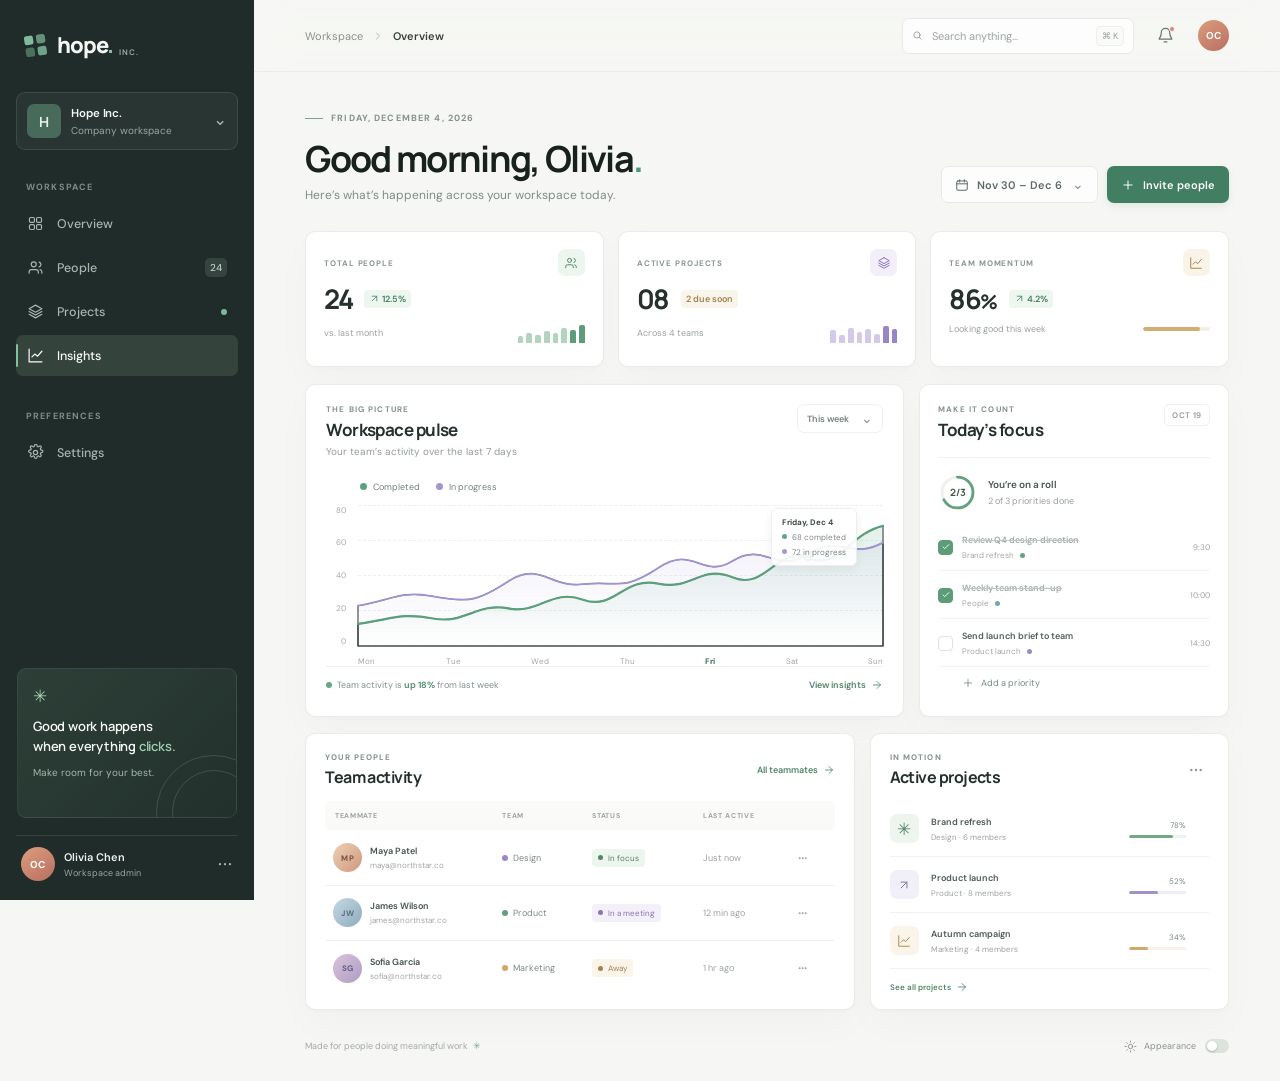
<file: index.html>
<!doctype html>
<html lang="en">
  <head>
    <meta charset="UTF-8" />
    <meta name="viewport" content="width=device-width, initial-scale=1.0" />
    <meta name="theme-color" content="#f6f7f4" />
    <meta
      name="description"
      content="A thoughtful workspace for people, projects, and the work that moves your company forward."
    />
    <title>Overview — Hope Inc.</title>
    <link rel="preconnect" href="https://fonts.googleapis.com" />
    <link rel="preconnect" href="https://fonts.gstatic.com" crossorigin />
    <link
      href="https://fonts.googleapis.com/css2?family=DM+Sans:wght@400;500;600;700&family=Manrope:wght@400;500;600;700;800&display=swap"
      rel="stylesheet"
    />
    <link rel="stylesheet" href="./styles.css" />
    <script src="./app.js" defer></script>
  </head>
  <body>
    <div class="preloader" id="preloader" aria-hidden="true">
      <div class="preloader-mark"><span></span><span></span><span></span></div>
      <span class="preloader-name">hope<span class="brand-period">.</span><span class="brand-inc">INC.</span></span>
    </div>

    <svg class="icon-library" xmlns="http://www.w3.org/2000/svg" aria-hidden="true">
      <symbol id="i-grid" viewBox="0 0 24 24"><rect x="3.5" y="3.5" width="7" height="7" rx="1.7"/><rect x="13.5" y="3.5" width="7" height="7" rx="1.7"/><rect x="3.5" y="13.5" width="7" height="7" rx="1.7"/><rect x="13.5" y="13.5" width="7" height="7" rx="1.7"/></symbol>
      <symbol id="i-users" viewBox="0 0 24 24"><path d="M16 20v-1.7a3.3 3.3 0 0 0-3.3-3.3H6.3A3.3 3.3 0 0 0 3 18.3V20"/><circle cx="9.5" cy="7.5" r="3.5"/><path d="M17 4.3a3.5 3.5 0 0 1 0 6.8M21 20v-1.7a3.3 3.3 0 0 0-2.5-3.2"/></symbol>
      <symbol id="i-layers" viewBox="0 0 24 24"><path d="m12 3 9 5-9 5-9-5 9-5Z"/><path d="m3 12 9 5 9-5M3 16l9 5 9-5"/></symbol>
      <symbol id="i-chart" viewBox="0 0 24 24"><path d="M3 3v18h18"/><path d="m7 14 4-4 4 3 6-7"/></symbol>
      <symbol id="i-settings" viewBox="0 0 24 24"><circle cx="12" cy="12" r="3"/><path d="m19.4 15 .1.1a1.7 1.7 0 0 1-2.4 2.4l-.1-.1a1.7 1.7 0 0 0-2.9 1.2v.2a1.7 1.7 0 0 1-3.4 0v-.2a1.7 1.7 0 0 0-2.9-1.2l-.1.1a1.7 1.7 0 1 1-2.4-2.4l.1-.1a1.7 1.7 0 0 0-1.2-2.9H4a1.7 1.7 0 0 1 0-3.4h.2a1.7 1.7 0 0 0 1.2-2.9l-.1-.1a1.7 1.7 0 1 1 2.4-2.4l.1.1a1.7 1.7 0 0 0 2.9-1.2V2a1.7 1.7 0 0 1 3.4 0v.2a1.7 1.7 0 0 0 2.9 1.2l.1-.1a1.7 1.7 0 1 1 2.4 2.4l-.1.1a1.7 1.7 0 0 0 1.2 2.9h.2a1.7 1.7 0 0 1 0 3.4h-.2a1.7 1.7 0 0 0-1.2 2.9Z"/></symbol>
      <symbol id="i-search" viewBox="0 0 24 24"><circle cx="10.8" cy="10.8" r="6.8"/><path d="m16 16 4.2 4.2"/></symbol>
      <symbol id="i-bell" viewBox="0 0 24 24"><path d="M18 8a6 6 0 0 0-12 0c0 7-3 7-3 9h18c0-2-3-2-3-9M10 21h4"/></symbol>
      <symbol id="i-chevron" viewBox="0 0 24 24"><path d="m9 18 6-6-6-6"/></symbol>
      <symbol id="i-arrow-up" viewBox="0 0 24 24"><path d="M7 17 17 7M7 7h10v10"/></symbol>
      <symbol id="i-plus" viewBox="0 0 24 24"><path d="M12 5v14M5 12h14"/></symbol>
      <symbol id="i-calendar" viewBox="0 0 24 24"><rect x="3" y="5" width="18" height="16" rx="2"/><path d="M16 3v4M8 3v4M3 10h18"/></symbol>
      <symbol id="i-more" viewBox="0 0 24 24"><circle cx="5" cy="12" r="1"/><circle cx="12" cy="12" r="1"/><circle cx="19" cy="12" r="1"/></symbol>
      <symbol id="i-arrow-right" viewBox="0 0 24 24"><path d="M5 12h14m-7-7 7 7-7 7"/></symbol>
      <symbol id="i-sun" viewBox="0 0 24 24"><circle cx="12" cy="12" r="4"/><path d="M12 2v2m0 16v2M4.93 4.93l1.42 1.42m11.3 11.3 1.42 1.42M2 12h2m16 0h2M4.93 19.07l1.42-1.42m11.3-11.3 1.42-1.42"/></symbol>
      <symbol id="i-close" viewBox="0 0 24 24"><path d="m18 6-12 12M6 6l12 12"/></symbol>
      <symbol id="i-check" viewBox="0 0 24 24"><path d="m5 12 4 4L19 6"/></symbol>
      <symbol id="i-mail" viewBox="0 0 24 24"><rect x="3" y="5" width="18" height="14" rx="2"/><path d="m3 7 9 6 9-6"/></symbol>
    </svg>

    <div class="app-shell">
      <aside class="sidebar" id="sidebar">
        <a class="brand" href="#overview" aria-label="Hope Inc. home">
          <span class="brand-symbol"><i></i><i></i><i></i><i></i></span>
          <span>hope<span class="brand-period">.</span></span><span class="brand-inc">INC.</span>
        </a>

        <div class="workspace-switcher">
          <span class="workspace-avatar">H</span>
          <span class="workspace-copy"><strong>Hope Inc.</strong><small>Company workspace</small></span>
          <span class="switcher-chevron">⌄</span>
        </div>

        <div class="nav-caption">WORKSPACE</div>
        <nav class="side-nav" aria-label="Main navigation">
          <a class="nav-link active" href="#overview" aria-current="page"><svg><use href="#i-grid"/></svg><span>Overview</span></a>
          <a class="nav-link" href="#people"><svg><use href="#i-users"/></svg><span>People</span><span class="nav-count">24</span></a>
          <a class="nav-link" href="#projects"><svg><use href="#i-layers"/></svg><span>Projects</span><span class="nav-dot"></span></a>
          <a class="nav-link" href="#insights"><svg><use href="#i-chart"/></svg><span>Insights</span></a>
        </nav>

        <div class="nav-caption tools-caption">PREFERENCES</div>
        <nav class="side-nav" aria-label="Preferences">
          <a class="nav-link" href="#settings" id="settings-link"><svg><use href="#i-settings"/></svg><span>Settings</span></a>
        </nav>

        <div class="sidebar-spacer"></div>
        <div class="sidebar-note">
          <div class="note-sparkle">✳</div>
          <p>Good work happens<br />when everything <em>clicks.</em></p>
          <span>Make room for your best.</span>
          <div class="note-orbit orbit-one"></div><div class="note-orbit orbit-two"></div>
        </div>
        <button class="profile-button" type="button" aria-label="Open profile menu" aria-expanded="false">
          <span class="avatar avatar-olivia">OC</span>
          <span class="profile-copy"><strong>Olivia Chen</strong><small>Workspace admin</small></span>
          <span class="profile-menu">···</span>
        </button>
      </aside>

      <main class="main-content" id="overview">
        <header class="topbar" id="topbar">
          <div class="breadcrumb"><span>Workspace</span><svg><use href="#i-chevron"/></svg><strong>Overview</strong></div>
          <div class="topbar-actions">
            <label class="search-box">
              <svg><use href="#i-search"/></svg>
              <input id="global-search" type="search" placeholder="Search anything..." aria-label="Search people and projects" />
              <kbd>⌘ K</kbd>
            </label>
            <button class="icon-button notification-trigger" type="button" aria-label="Notifications" aria-expanded="false">
              <svg><use href="#i-bell"/></svg><i></i>
            </button>
            <button class="avatar avatar-olivia top-avatar" type="button" aria-label="Open account menu" aria-expanded="false">OC</button>
          </div>
          <div class="account-popover" id="account-popover" hidden>
            <div class="account-popover-person"><span class="avatar avatar-olivia">OC</span><span><strong>Olivia Chen</strong><small>Workspace admin</small></span></div>
            <a href="./auth.html">Sign out</a>
          </div>
          <div class="notification-popover" id="notification-popover" hidden>
            <div class="popover-heading"><strong>Notifications</strong><span class="unread-label">2 new</span></div>
            <div class="notification-item"><span class="notification-icon"><svg><use href="#i-users"/></svg></span><span><strong>New teammate onboarded</strong><small>Jamie Park joined Design · 12m ago</small></span></div>
            <div class="notification-item"><span class="notification-icon warm"><svg><use href="#i-calendar"/></svg></span><span><strong>Planning sync in 30 min</strong><small>Product launch · Meeting room 2</small></span></div>
            <button class="text-button mark-read" type="button">Mark all as read</button>
          </div>
        </header>

        <div class="page-content">
          <section class="welcome-section reveal">
            <div class="welcome-copy">
              <div class="eyebrow"><span class="eyebrow-line"></span> MONDAY, OCTOBER 19, 2026</div>
              <h1>Good morning, Olivia<span class="heading-period">.</span></h1>
              <p>Here’s what’s happening across your workspace today.</p>
            </div>
            <div class="welcome-actions">
              <button class="button button-secondary date-button" type="button"><svg><use href="#i-calendar"/></svg><span>Oct 13 – 19</span><span class="button-caret">⌄</span></button>
              <button class="button button-primary" type="button" id="invite-button"><svg><use href="#i-plus"/></svg> Invite people</button>
            </div>
          </section>

          <section class="metrics-grid reveal" aria-label="Workspace at a glance">
            <article class="metric-card metric-people">
              <div class="metric-top"><span class="metric-label">TOTAL PEOPLE</span><span class="metric-icon"><svg><use href="#i-users"/></svg></span></div>
              <div class="metric-value-row"><strong class="metric-value">24</strong><span class="metric-change positive"><svg><use href="#i-arrow-up"/></svg> 12.5%</span></div>
              <div class="metric-foot"><span>vs. last month</span><div class="mini-bars" aria-hidden="true"><i style="--h:34%"></i><i style="--h:49%"></i><i style="--h:43%"></i><i style="--h:61%"></i><i style="--h:52%"></i><i style="--h:76%"></i><i style="--h:68%"></i><i style="--h:92%"></i></div></div>
            </article>
            <article class="metric-card">
              <div class="metric-top"><span class="metric-label">ACTIVE PROJECTS</span><span class="metric-icon icon-lilac"><svg><use href="#i-layers"/></svg></span></div>
              <div class="metric-value-row"><strong class="metric-value">08</strong><span class="metric-change neutral">2 due soon</span></div>
              <div class="metric-foot"><span>Across 4 teams</span><div class="mini-bars lilac-bars" aria-hidden="true"><i style="--h:65%"></i><i style="--h:41%"></i><i style="--h:78%"></i><i style="--h:56%"></i><i style="--h:69%"></i><i style="--h:47%"></i><i style="--h:84%"></i><i style="--h:71%"></i></div></div>
            </article>
            <article class="metric-card">
              <div class="metric-top"><span class="metric-label">TEAM MOMENTUM</span><span class="metric-icon icon-amber"><svg><use href="#i-chart"/></svg></span></div>
              <div class="metric-value-row"><strong class="metric-value">86<span class="value-unit">%</span></strong><span class="metric-change positive"><svg><use href="#i-arrow-up"/></svg> 4.2%</span></div>
              <div class="metric-foot"><span>Looking good this week</span><div class="momentum-track"><span></span></div></div>
            </article>
          </section>

          <section class="content-grid" id="insights">
            <article class="panel performance-panel reveal">
              <div class="panel-header">
                <div><div class="section-kicker">THE BIG PICTURE</div><h2>Workspace pulse</h2><p class="panel-description">Your team’s activity over the last 7 days</p></div>
                <button class="button button-quiet period-button" type="button">This week <span class="button-caret">⌄</span></button>
              </div>
              <div class="chart-legend"><span><i class="legend-dot dot-green"></i>Completed</span><span><i class="legend-dot dot-lilac"></i>In progress</span></div>
              <div class="chart-wrap" role="img" aria-label="Team activity chart: completed work increased through the week and peaked on Friday">
                <div class="chart-y-labels"><span>80</span><span>60</span><span>40</span><span>20</span><span>0</span></div>
                <div class="chart-main">
                  <div class="chart-gridlines"><i></i><i></i><i></i><i></i><i></i></div>
                  <svg class="activity-chart" viewBox="0 0 700 210" preserveAspectRatio="none" aria-hidden="true">
                    <defs>
                      <linearGradient id="green-fill" x1="0" x2="0" y1="0" y2="1"><stop offset="0%" stop-color="#54a989" stop-opacity=".22"/><stop offset="100%" stop-color="#54a989" stop-opacity="0"/></linearGradient>
                      <linearGradient id="purple-fill" x1="0" x2="0" y1="0" y2="1"><stop offset="0%" stop-color="#a899d9" stop-opacity=".16"/><stop offset="100%" stop-color="#a899d9" stop-opacity="0"/></linearGradient>
                    </defs>
                    <path class="chart-area area-purple" d="M0 150 C45 142 55 127 100 136 S158 145 200 114 S256 124 300 118 S352 130 400 94 S458 112 500 83 S558 104 600 73 S655 83 700 56 V210 H0Z"/>
                    <path class="chart-area area-green" d="M0 177 C46 170 57 160 100 169 S158 145 200 154 S258 124 300 141 S354 106 400 117 S456 88 500 108 S559 60 600 79 S654 43 700 31 V210 H0Z"/>
                    <path class="chart-line line-purple" d="M0 150 C45 142 55 127 100 136 S158 145 200 114 S256 124 300 118 S352 130 400 94 S458 112 500 83 S558 104 600 73 S655 83 700 56"/>
                    <path class="chart-line line-green" d="M0 177 C46 170 57 160 100 169 S158 145 200 154 S258 124 300 141 S354 106 400 117 S456 88 500 108 S559 60 600 79 S654 43 700 31"/>
                    <circle class="chart-point" cx="600" cy="79" r="4"/><circle class="chart-point" cx="600" cy="73" r="4"/>
                  </svg>
                  <div class="chart-tooltip"><strong>Friday, Oct 17</strong><span><i class="legend-dot dot-green"></i> 68 completed</span><span><i class="legend-dot dot-lilac"></i> 72 in progress</span></div>
                  <div class="chart-x-labels"><span>Mon</span><span>Tue</span><span>Wed</span><span>Thu</span><span class="active-day">Fri</span><span>Sat</span><span>Sun</span></div>
                </div>
              </div>
              <div class="chart-summary"><span><span class="summary-indicator"></span>Team activity is <strong>up 18%</strong> from last week</span><a href="#projects">View insights <svg><use href="#i-arrow-right"/></svg></a></div>
            </article>

            <article class="panel focus-panel reveal">
              <div class="panel-header focus-header">
                <div><div class="section-kicker">MAKE IT COUNT</div><h2>Today’s focus</h2></div>
                <span class="focus-date">OCT 19</span>
              </div>
              <div class="focus-progress"><div class="progress-ring"><svg viewBox="0 0 48 48" aria-hidden="true"><circle class="ring-track" cx="24" cy="24" r="19"/><circle class="ring-value" cx="24" cy="24" r="19"/></svg><span>2/3</span></div><div><strong>You’re on a roll</strong><small>Two of three priorities done</small></div></div>
              <div class="focus-list">
                <label class="focus-task completed-task"><input type="checkbox" checked /><span class="custom-check"><svg><use href="#i-check"/></svg></span><span class="task-copy"><strong>Review Q4 design direction</strong><small>Brand refresh <i class="task-dot green-task-dot"></i></small></span><span class="task-time">9:30</span></label>
                <label class="focus-task completed-task"><input type="checkbox" checked /><span class="custom-check"><svg><use href="#i-check"/></svg></span><span class="task-copy"><strong>Weekly team stand-up</strong><small>People <i class="task-dot blue-task-dot"></i></small></span><span class="task-time">10:00</span></label>
                <label class="focus-task"><input type="checkbox" /><span class="custom-check"><svg><use href="#i-check"/></svg></span><span class="task-copy"><strong>Send launch brief to team</strong><small>Product launch <i class="task-dot lilac-task-dot"></i></small></span><span class="task-time">14:30</span></label>
              </div>
              <button class="add-task-button" type="button" id="add-task-button"><svg><use href="#i-plus"/></svg> Add a priority</button>
            </article>
          </section>

          <section class="lower-grid">
            <article class="panel people-panel reveal" id="people">
              <div class="panel-header lower-panel-header">
                <div><div class="section-kicker">YOUR PEOPLE</div><h2>Team activity</h2></div>
                <a class="panel-link" href="#people">All teammates <svg><use href="#i-arrow-right"/></svg></a>
              </div>
              <div class="people-table-wrap">
                <table class="people-table">
                  <thead><tr><th>TEAMMATE</th><th>TEAM</th><th>STATUS</th><th>LAST ACTIVE</th><th></th></tr></thead>
                  <tbody id="people-list">
                    <tr data-search="maya patel design brand refresh"><td><span class="person-cell"><span class="avatar person-avatar avatar-maya">MP</span><span><strong>Maya Patel</strong><small>maya@northstar.co</small></span></span></td><td><span class="team-label"><i class="team-dot dot-design"></i>Design</span></td><td><span class="status-pill status-working"><i></i>In focus</span></td><td class="last-active">Just now</td><td><button class="row-more" aria-label="More options for Maya Patel" type="button">···</button></td></tr>
                    <tr data-search="james wilson product product launch"><td><span class="person-cell"><span class="avatar person-avatar avatar-james">JW</span><span><strong>James Wilson</strong><small>james@northstar.co</small></span></span></td><td><span class="team-label"><i class="team-dot dot-product"></i>Product</span></td><td><span class="status-pill status-meeting"><i></i>In a meeting</span></td><td class="last-active">12 min ago</td><td><button class="row-more" aria-label="More options for James Wilson" type="button">···</button></td></tr>
                    <tr data-search="sofia garcia marketing campaign"><td><span class="person-cell"><span class="avatar person-avatar avatar-sofia">SG</span><span><strong>Sofia Garcia</strong><small>sofia@northstar.co</small></span></span></td><td><span class="team-label"><i class="team-dot dot-marketing"></i>Marketing</span></td><td><span class="status-pill status-away"><i></i>Away</span></td><td class="last-active">1 hr ago</td><td><button class="row-more" aria-label="More options for Sofia Garcia" type="button">···</button></td></tr>
                  </tbody>
                </table>
                <div class="empty-search" id="empty-search" hidden>No teammates match your search.</div>
              </div>
            </article>

            <article class="panel projects-panel reveal" id="projects">
              <div class="panel-header lower-panel-header">
                <div><div class="section-kicker">IN MOTION</div><h2>Active projects</h2></div>
                <button class="icon-button subtle-more" type="button" aria-label="Project options"><svg><use href="#i-more"/></svg></button>
              </div>
              <div class="project-list">
                <a class="project-item" href="#projects">
                  <span class="project-icon project-brand">✳</span>
                  <span class="project-info"><strong>Brand refresh</strong><small>Design · 6 members</small></span>
                  <span class="project-status"><span class="project-percent">78%</span><span class="project-bar"><i style="--progress:78%"></i></span></span>
                  <span class="project-arrow"><svg><use href="#i-arrow-right"/></svg></span>
                </a>
                <a class="project-item" href="#projects">
                  <span class="project-icon project-launch"><svg><use href="#i-arrow-up"/></svg></span>
                  <span class="project-info"><strong>Product launch</strong><small>Product · 8 members</small></span>
                  <span class="project-status"><span class="project-percent">52%</span><span class="project-bar lilac-progress"><i style="--progress:52%"></i></span></span>
                  <span class="project-arrow"><svg><use href="#i-arrow-right"/></svg></span>
                </a>
                <a class="project-item" href="#projects">
                  <span class="project-icon project-campaign"><svg><use href="#i-chart"/></svg></span>
                  <span class="project-info"><strong>Autumn campaign</strong><small>Marketing · 4 members</small></span>
                  <span class="project-status"><span class="project-percent">34%</span><span class="project-bar amber-progress"><i style="--progress:34%"></i></span></span>
                  <span class="project-arrow"><svg><use href="#i-arrow-right"/></svg></span>
                </a>
              </div>
              <a class="all-projects-link" href="#projects">See all projects <svg><use href="#i-arrow-right"/></svg></a>
            </article>
          </section>

          <footer class="page-footer" id="settings">
            <span>Made for people doing meaningful work <span class="footer-star">✳</span></span>
            <button class="theme-toggle" id="theme-toggle" type="button"><svg><use href="#i-sun"/></svg><span>Appearance</span><i></i></button>
          </footer>
        </div>
      </main>
    </div>

    <div class="modal-backdrop" id="invite-modal" hidden>
      <section class="invite-modal" role="dialog" aria-modal="true" aria-labelledby="modal-title">
        <button class="modal-close" type="button" aria-label="Close dialog"><svg><use href="#i-close"/></svg></button>
        <div class="modal-icon"><svg><use href="#i-mail"/></svg></div>
        <div class="section-kicker">GROW TOGETHER</div>
        <h2 id="modal-title">Bring your people in.</h2>
        <p>Send an invite and make room for great work.</p>
        <form id="invite-form">
          <label for="invite-name">Name</label>
          <input id="invite-name" name="name" autocomplete="name" placeholder="e.g. Alex Morgan" required />
          <label for="invite-email">Work email</label>
          <input id="invite-email" name="email" type="email" autocomplete="email" placeholder="alex@company.com" required />
          <label for="invite-team">Team</label>
          <select id="invite-team" name="team"><option>Design</option><option>Product</option><option>Marketing</option><option>Operations</option><option>Sales</option></select>
          <button class="button button-primary modal-submit" type="submit"><svg><use href="#i-plus"/></svg> Send invitation</button>
        </form>
      </section>
    </div>
    <div class="toast" id="toast" role="status" aria-live="polite"><span class="toast-check"><svg><use href="#i-check"/></svg></span><span id="toast-message">All set.</span></div>
  </body>
</html>
</file>
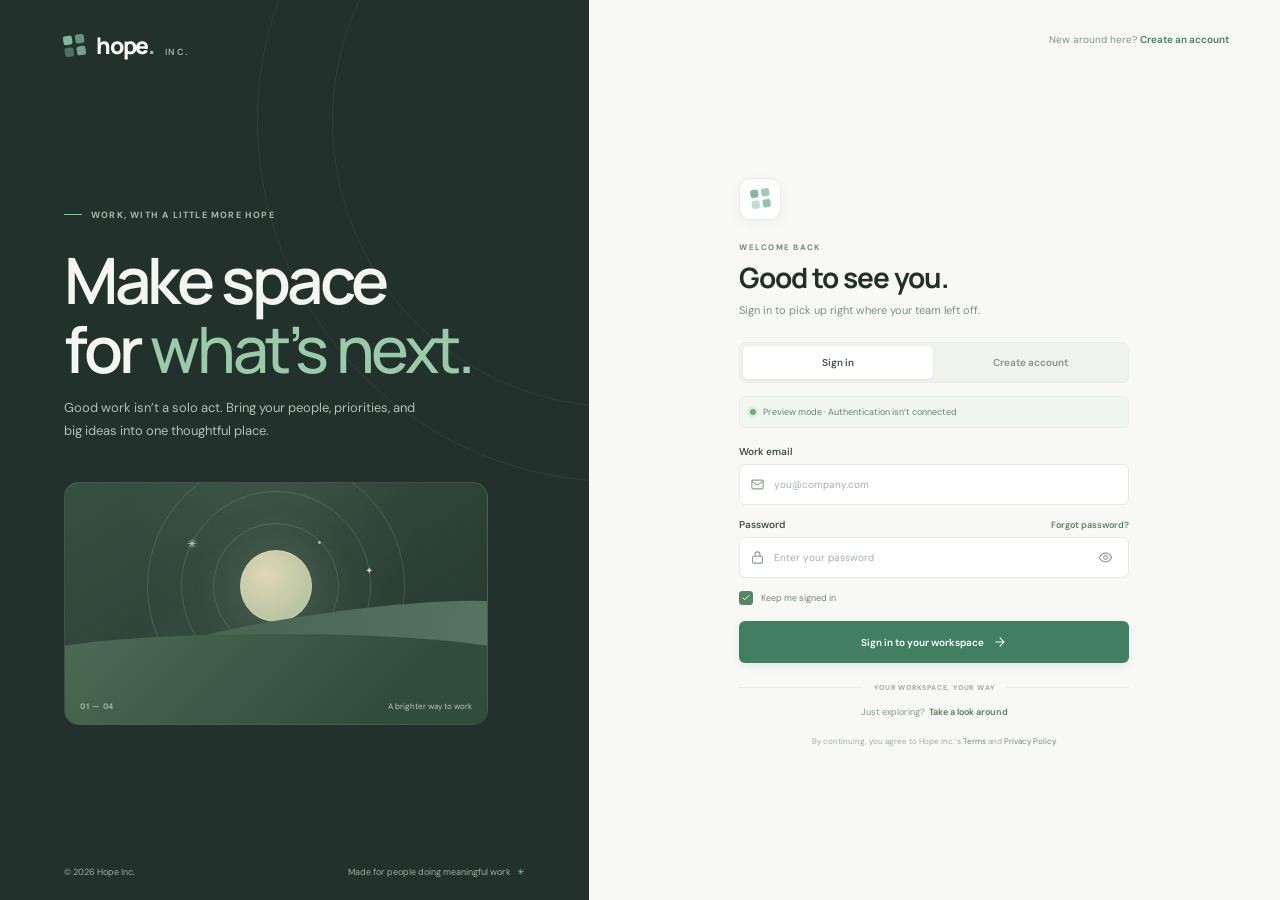
<file: auth.html>
<!doctype html>
<html lang="en">
  <head>
    <meta charset="UTF-8" />
    <meta name="viewport" content="width=device-width, initial-scale=1.0" />
    <meta name="theme-color" content="#f6f7f4" />
    <meta name="description" content="Sign in or create your Hope Inc. workspace account." />
    <title>Sign in — Hope Inc.</title>
    <link rel="preconnect" href="https://fonts.googleapis.com" />
    <link rel="preconnect" href="https://fonts.gstatic.com" crossorigin />
    <link
      href="https://fonts.googleapis.com/css2?family=DM+Sans:wght@400;500;600;700&family=Manrope:wght@400;500;600;700;800&display=swap"
      rel="stylesheet"
    />
    <link rel="stylesheet" href="./styles.css" />
    <link rel="stylesheet" href="./auth.css" />
    <script src="./auth.js" defer></script>
  </head>
  <body class="auth-page">
    <div class="auth-preloader" id="auth-preloader" aria-hidden="true">
      <span class="brand-symbol"><i></i><i></i><i></i><i></i></span>
      <span>hope<span class="brand-period">.</span></span>
    </div>
    <main class="auth-layout">
      <section class="auth-story" aria-label="About Hope Inc.">
        <a class="auth-brand" href="./index.html" aria-label="Hope Inc. home">
          <span class="brand-symbol"><i></i><i></i><i></i><i></i></span>
          <span>hope<span class="brand-period">.</span></span>
          <span class="auth-brand-inc">INC.</span>
        </a>

        <div class="story-content">
          <div class="story-kicker"><span></span> WORK, WITH A LITTLE MORE HOPE</div>
          <h1>Make space<br />for <em>what’s next.</em></h1>
          <p>Good work isn’t a solo act. Bring your people, priorities, and big ideas into one thoughtful place.</p>
          <div class="story-art" aria-hidden="true">
            <div class="art-orbit orbit-a"></div>
            <div class="art-orbit orbit-b"></div>
            <div class="art-orbit orbit-c"></div>
            <div class="art-sun"></div>
            <div class="art-hill hill-back"></div>
            <div class="art-hill hill-front"></div>
            <div class="art-star star-a">✳</div>
            <div class="art-star star-b">✦</div>
            <div class="art-star star-c">·</div>
            <div class="art-caption"><span>01 — 04</span><span>A brighter way to work</span></div>
          </div>
        </div>
        <div class="story-footer"><span>© 2026 Hope Inc.</span><span>Made for people doing meaningful work <i>✳</i></span></div>
      </section>

      <section class="auth-main">
        <div class="auth-topline">
          <span class="auth-top-note">A workspace that works for you.</span>
          <span class="auth-switch-copy" id="top-switch-copy">New around here? <a href="./auth.html?mode=signup">Create an account</a></span>
        </div>
        <div class="auth-card-wrap">
          <div class="auth-card" id="auth-card">
            <div class="auth-welcome-icon" aria-hidden="true"><span class="brand-symbol"><i></i><i></i><i></i><i></i></span></div>
            <div class="auth-eyebrow" id="auth-eyebrow">WELCOME BACK</div>
            <h2 id="auth-heading">Good to see you.</h2>
            <p class="auth-intro" id="auth-intro">Sign in to pick up right where your team left off.</p>

            <div class="auth-tabs" role="tablist" aria-label="Account access">
              <a class="auth-tab is-active" id="login-tab" role="tab" aria-selected="true" href="./auth.html?mode=login">Sign in</a>
              <a class="auth-tab" id="signup-tab" role="tab" aria-selected="false" href="./auth.html?mode=signup">Create account</a>
            </div>

            <div class="auth-demo-note"><span class="demo-dot"></span>Preview mode · Authentication isn’t connected</div>
            <div class="auth-feedback" id="auth-feedback" role="status" aria-live="polite" hidden></div>

            <form class="auth-form" id="auth-form" novalidate>
              <div class="field-group name-field" id="name-field" hidden>
                <label for="full-name">Your name</label>
                <div class="input-wrap">
                  <svg aria-hidden="true" viewBox="0 0 24 24"><circle cx="12" cy="8" r="4"/><path d="M5 21v-2a7 7 0 0 1 14 0v2"/></svg>
                  <input id="full-name" name="name" type="text" autocomplete="name" placeholder="How should we call you?" minlength="2" />
                </div>
                <span class="field-error" id="name-error"></span>
              </div>
              <div class="field-group">
                <label for="email">Work email</label>
                <div class="input-wrap">
                  <svg aria-hidden="true" viewBox="0 0 24 24"><rect x="3" y="5" width="18" height="14" rx="2"/><path d="m3 7 9 6 9-6"/></svg>
                  <input id="email" name="email" type="email" autocomplete="email" placeholder="you@company.com" required />
                </div>
                <span class="field-error" id="email-error"></span>
              </div>
              <div class="field-group">
                <div class="label-row"><label for="password">Password</label><a class="forgot-link" id="forgot-link" href="#reset">Forgot password?</a></div>
                <div class="input-wrap">
                  <svg aria-hidden="true" viewBox="0 0 24 24"><rect x="4" y="10" width="16" height="11" rx="2"/><path d="M8 10V7a4 4 0 1 1 8 0v3"/></svg>
                  <input id="password" name="password" type="password" autocomplete="current-password" placeholder="Enter your password" minlength="8" required />
                  <button class="password-toggle" type="button" aria-label="Show password" aria-pressed="false">
                    <svg class="eye-icon" aria-hidden="true" viewBox="0 0 24 24"><path d="M2 12s3.6-7 10-7 10 7 10 7-3.6 7-10 7S2 12 2 12Z"/><circle cx="12" cy="12" r="3"/></svg>
                  </button>
                </div>
                <span class="field-error" id="password-error"></span>
              </div>
              <div class="field-group confirm-field" id="confirm-field" hidden>
                <label for="confirm-password">Confirm password</label>
                <div class="input-wrap">
                  <svg aria-hidden="true" viewBox="0 0 24 24"><rect x="4" y="10" width="16" height="11" rx="2"/><path d="M8 10V7a4 4 0 1 1 8 0v3"/></svg>
                  <input id="confirm-password" name="confirm-password" type="password" autocomplete="new-password" placeholder="Enter your password again" minlength="8" />
                  <button class="password-toggle" type="button" aria-label="Show password" aria-pressed="false">
                    <svg class="eye-icon" aria-hidden="true" viewBox="0 0 24 24"><path d="M2 12s3.6-7 10-7 10 7 10 7-3.6 7-10 7S2 12 2 12Z"/><circle cx="12" cy="12" r="3"/></svg>
                  </button>
                </div>
                <span class="field-error" id="confirm-error"></span>
              </div>
              <label class="remember-row" id="remember-row"><input type="checkbox" name="remember" checked /><span class="remember-box"><svg aria-hidden="true" viewBox="0 0 24 24"><path d="m5 12 4 4L19 6"/></svg></span><span>Keep me signed in</span></label>
              <label class="remember-row terms-row" id="terms-row" hidden><input type="checkbox" name="terms" /><span class="remember-box"><svg aria-hidden="true" viewBox="0 0 24 24"><path d="m5 12 4 4L19 6"/></svg></span><span>I agree to the <a href="#terms">Terms of Service</a> and <a href="#privacy">Privacy Policy</a></span></label>
              <button class="auth-submit" type="submit"><span id="submit-label">Sign in to your workspace</span><svg aria-hidden="true" viewBox="0 0 24 24"><path d="M5 12h14m-7-7 7 7-7 7"/></svg></button>
            </form>

            <div class="auth-divider"><span></span><small>YOUR WORKSPACE, YOUR WAY</small><span></span></div>
            <p class="auth-footnote" id="auth-footnote">Just exploring? <a href="./index.html">Take a look around</a></p>
            <p class="auth-legal">By continuing, you agree to Hope Inc.’s <a href="#terms">Terms</a> and <a href="#privacy">Privacy Policy</a>.</p>
          </div>
        </div>
        <div class="mobile-story-footer">© 2026 Hope Inc. <span>Thoughtful work starts here.</span></div>
      </section>
    </main>
  </body>
</html>
</file>
<file: styles.css>
:root {
  color-scheme: light;
  --canvas: #f6f7f4;
  --surface: #fff;
  --surface-soft: #fafbf9;
  --ink: #212b28;
  --ink-strong: #18211e;
  --muted: #89918d;
  --muted-dark: #64706b;
  --line: #edf0ec;
  --line-strong: #e5e9e4;
  --sidebar: #202c29;
  --sidebar-muted: #98a5a0;
  --green: #4d9b7d;
  --green-deep: #32765c;
  --green-pale: #eaf4ef;
  --lilac: #9885ce;
  --amber: #d4a35d;
  --shadow-card: 0 2px 5px rgba(30, 46, 39, .025), 0 15px 40px rgba(30, 46, 39, .025);
  font-family: "DM Sans", sans-serif;
  font-synthesis: none;
  text-rendering: optimizeLegibility;
  -webkit-font-smoothing: antialiased;
  -moz-osx-font-smoothing: grayscale;
}

* { box-sizing: border-box; }
html { scroll-behavior: smooth; scroll-padding-top: 98px; }
body { margin: 0; background: var(--canvas); color: var(--ink); font-size: 14px; }
button, input, select { font: inherit; }
button, a { -webkit-tap-highlight-color: transparent; }
button { color: inherit; }
a { color: inherit; text-decoration: none; }
svg { width: 18px; height: 18px; fill: none; stroke: currentColor; stroke-width: 1.7; stroke-linecap: round; stroke-linejoin: round; }
.icon-library { position: absolute; width: 0; height: 0; overflow: hidden; }
[hidden] { display: none !important; }

.preloader { position: fixed; z-index: 50; inset: 0; display: flex; align-items: center; justify-content: center; gap: 11px; background: var(--sidebar); color: #f7f8f3; transition: transform .7s cubic-bezier(.77, 0, .18, 1), visibility .7s; }
.preloader.is-done { visibility: hidden; transform: translateY(-100%); }
.preloader-mark, .brand-symbol { display: grid; grid-template-columns: repeat(2, 8px); gap: 3px; transform: rotate(-8deg); }
.preloader-mark span { width: 8px; height: 8px; border-radius: 2px; background: #77b99a; animation: mark-in .55s both; }
.preloader-mark span:nth-child(2) { animation-delay: .08s; opacity: .7; }
.preloader-mark span:nth-child(3) { animation-delay: .16s; opacity: .52; }
.preloader-name { font: 700 18px "Manrope", sans-serif; letter-spacing: -.7px; }
@keyframes mark-in { from { transform: scale(0) rotate(-40deg); opacity: 0; } to { transform: scale(1) rotate(0); } }

.app-shell { min-height: 100vh; }
.sidebar { position: fixed; z-index: 12; inset: 0 auto 0 0; display: flex; flex-direction: column; width: 254px; padding: 29px 16px 16px; color: #f5f7f4; background: var(--sidebar); }
.brand { display: inline-flex; align-items: center; gap: 11px; width: fit-content; margin: 1px 0 32px 9px; font: 800 22px "Manrope", sans-serif; letter-spacing: -1.15px; }
.brand-symbol { grid-template-columns: repeat(2, 9px); gap: 3px; }
.brand-symbol i { display: block; width: 9px; height: 9px; border-radius: 2.5px; background: #80b99c; }
.brand-symbol i:nth-child(2) { opacity: .72; }
.brand-symbol i:nth-child(3) { opacity: .48; }
.brand-symbol i:nth-child(4) { opacity: .85; }
.brand-period { color: #87c4a6; }
.brand-inc { align-self: flex-end; padding-bottom: 3px; margin-left: -5px; color: #9dacA4; font: 600 8px "DM Sans", sans-serif; letter-spacing: 1px; }
.workspace-switcher { height: 58px; display: flex; align-items: center; gap: 10px; padding: 9px 10px; margin: 0 0 31px; border: 1px solid rgba(235, 244, 238, .11); border-radius: 9px; background: rgba(255, 255, 255, .045); }
.workspace-avatar { display: grid; place-items: center; width: 34px; height: 34px; border-radius: 7px; color: #e5f2e8; background: #476a5b; font: 700 14px "Manrope", sans-serif; }
.workspace-copy, .profile-copy { display: grid; gap: 3px; min-width: 0; }
.workspace-copy strong { font-size: 11.5px; font-weight: 600; letter-spacing: -.1px; }
.workspace-copy small, .profile-copy small { color: var(--sidebar-muted); font-size: 10px; }
.switcher-chevron { margin-left: auto; color: #a9b5af; font-size: 17px; transform: translateY(-2px); }
.nav-caption { margin: 0 0 10px 10px; color: #7d8d86; font-size: 9px; font-weight: 700; letter-spacing: 1.15px; }
.side-nav { display: grid; gap: 3px; }
.nav-link { position: relative; display: flex; align-items: center; gap: 13px; height: 41px; padding: 0 11px; border-radius: 7px; color: #a9b4af; font-size: 12.5px; font-weight: 500; transition: color .2s, background .2s, transform .2s; }
.nav-link svg { width: 17px; height: 17px; }
.nav-link:hover { color: #eef3ef; background: rgba(255, 255, 255, .055); transform: translateX(2px); }
.nav-link.active { color: #f8faf7; background: #34443d; }
.nav-link.active::before { position: absolute; top: 9px; bottom: 9px; left: 0; width: 2px; border-radius: 2px; background: #81c19e; content: ""; }
.nav-count { display: grid; place-items: center; height: 19px; min-width: 22px; margin-left: auto; border-radius: 5px; color: #c0ccc5; background: #35443e; font-size: 10px; }
.nav-dot { width: 6px; height: 6px; margin-left: auto; border-radius: 50%; background: #80b99c; }
.tools-caption { margin-top: 34px; }
.sidebar-spacer { flex: 1; min-height: 24px; }
.sidebar-note { position: relative; overflow: hidden; min-height: 150px; padding: 16px 15px 15px; margin: 0 1px 17px; border: 1px solid rgba(219, 238, 225, .09); border-radius: 9px; background: linear-gradient(135deg, rgba(93, 132, 110, .22), rgba(69, 101, 85, .08)); }
.note-sparkle { position: relative; z-index: 1; color: #a9d0b5; font-size: 17px; }
.sidebar-note p { position: relative; z-index: 1; margin: 9px 0 6px; font: 600 13px/1.55 "Manrope", sans-serif; letter-spacing: -.2px; }
.sidebar-note em { color: #9bceac; font-style: normal; }
.sidebar-note > span { position: relative; z-index: 1; color: #a6b6ad; font-size: 10px; }
.note-orbit { position: absolute; width: 84px; height: 84px; right: -20px; bottom: -37px; border: 1px solid rgba(177, 214, 187, .18); border-radius: 50%; }
.orbit-two { width: 115px; height: 115px; right: -35px; bottom: -53px; }
.profile-button { display: flex; align-items: center; width: 100%; padding: 11px 5px 3px; border: 0; border-top: 1px solid rgba(233, 242, 236, .1); text-align: left; color: #eff3f0; background: transparent; cursor: pointer; }
.avatar { display: inline-grid; flex: 0 0 auto; place-items: center; width: 34px; height: 34px; border: 0; border-radius: 50%; color: #fff; font-size: 10px; font-weight: 700; letter-spacing: .2px; }
.avatar-olivia { background: linear-gradient(145deg, #dc9d7c, #b96e61); }
.profile-copy { margin-left: 9px; }
.profile-copy strong { font-size: 11px; font-weight: 600; }
.profile-copy small { font-size: 9px; }
.profile-menu { margin-left: auto; color: #a7b2ac; font-size: 20px; letter-spacing: 1px; line-height: 1; }

.main-content { min-height: 100vh; margin-left: 254px; }
.topbar { position: sticky; z-index: 10; top: 0; display: flex; justify-content: space-between; align-items: center; height: 72px; padding: 0 clamp(24px, 4vw, 58px); border-bottom: 1px solid rgba(228, 233, 228, .75); background: rgba(246, 247, 244, .88); backdrop-filter: blur(18px); transition: transform .32s ease; }
.topbar.is-hidden { transform: translateY(-100%); }
.breadcrumb { display: flex; align-items: center; gap: 9px; color: #89928d; font-size: 11px; }
.breadcrumb svg { width: 12px; height: 12px; color: #a9b0ac; }
.breadcrumb strong { color: #35403b; font-weight: 600; }
.topbar-actions { display: flex; align-items: center; gap: 15px; }
.search-box { display: flex; align-items: center; width: 232px; height: 36px; gap: 9px; padding: 0 9px; border: 1px solid #e8ece7; border-radius: 7px; color: #8a948e; background: rgba(255,255,255,.75); transition: border .2s, box-shadow .2s; }
.search-box:focus-within { border-color: #98baa6; box-shadow: 0 0 0 3px rgba(91, 155, 119, .1); }
.search-box svg { width: 15px; height: 15px; }
.search-box input { width: 100%; min-width: 0; padding: 0; border: 0; outline: 0; color: var(--ink); background: transparent; font-size: 11px; }
.search-box input::placeholder { color: #9ba39e; }
.search-box kbd { flex: 0 0 auto; padding: 3px 5px; border: 1px solid #edf0ec; border-radius: 4px; color: #9ba39e; background: #fafbf9; font: 9px "DM Sans", sans-serif; }
.icon-button { position: relative; display: grid; place-items: center; width: 34px; height: 34px; border: 1px solid transparent; border-radius: 7px; color: #68756f; background: transparent; cursor: pointer; transition: background .2s, border .2s, transform .2s; }
.icon-button:hover { border-color: var(--line); background: #fff; transform: translateY(-1px); }
.icon-button svg { width: 17px; height: 17px; }
.notification-trigger i { position: absolute; top: 6px; right: 7px; width: 6px; height: 6px; border: 1.5px solid var(--canvas); border-radius: 50%; background: #dc856d; }
.top-avatar { width: 31px; height: 31px; cursor: pointer; }
.notification-popover { position: absolute; top: 59px; right: clamp(24px, 4vw, 58px); width: 312px; padding: 14px; border: 1px solid var(--line); border-radius: 11px; background: #fff; box-shadow: 0 16px 48px rgba(26, 42, 34, .13); animation: pop-in .18s ease both; }
.account-popover { position: absolute; z-index: 2; top: 59px; right: clamp(24px, 4vw, 58px); width: 218px; padding: 11px; border: 1px solid var(--line); border-radius: 10px; background: var(--surface); box-shadow: 0 16px 48px rgba(26, 42, 34, .13); animation: pop-in .18s ease both; }
.account-popover-person { display: flex; align-items: center; gap: 9px; padding: 3px 2px 11px; border-bottom: 1px solid var(--line); }
.account-popover-person .avatar { width: 31px; height: 31px; }
.account-popover-person strong, .account-popover-person small { display: block; }
.account-popover-person strong { margin-bottom: 3px; color: var(--ink); font-size: 10px; font-weight: 600; }
.account-popover-person small { color: var(--muted); font-size: 9px; }
.account-popover > a { display: block; padding: 10px 5px 3px; color: #9b6157; font-size: 10px; font-weight: 600; }
.account-popover > a:hover { color: #754239; }
@keyframes pop-in { from { opacity: 0; transform: translateY(-5px); } to { opacity: 1; transform: translateY(0); } }
.popover-heading { display: flex; justify-content: space-between; align-items: center; padding: 2px 2px 11px; border-bottom: 1px solid var(--line); }
.popover-heading strong { font: 700 13px "Manrope", sans-serif; }
.unread-label { padding: 4px 7px; border-radius: 12px; color: var(--green-deep); background: var(--green-pale); font-size: 9px; font-weight: 600; }
.notification-item { display: flex; align-items: center; gap: 10px; padding: 12px 3px; border-bottom: 1px solid #f1f3f0; }
.notification-icon { display: grid; place-items: center; flex: 0 0 auto; width: 31px; height: 31px; border-radius: 8px; color: var(--green-deep); background: var(--green-pale); }
.notification-icon svg { width: 15px; height: 15px; }
.notification-icon.warm { color: #a06f33; background: #f9f1e6; }
.notification-item strong, .notification-item small { display: block; }
.notification-item strong { margin-bottom: 4px; font-size: 10px; font-weight: 600; }
.notification-item small { color: var(--muted); font-size: 9px; }
.text-button { padding: 10px 2px 1px; border: 0; color: var(--green-deep); background: none; font-size: 10px; font-weight: 600; cursor: pointer; }

.page-content { width: min(100%, 1390px); padding: 40px clamp(24px, 4vw, 58px) 18px; margin: 0 auto; }
.welcome-section { display: flex; justify-content: space-between; align-items: flex-end; gap: 24px; margin-bottom: 28px; }
.eyebrow, .section-kicker { color: #84928a; font-size: 9px; font-weight: 700; letter-spacing: 1.13px; }
.eyebrow { display: flex; align-items: center; gap: 8px; margin-bottom: 13px; }
.eyebrow-line { width: 18px; height: 1px; background: #74a78d; }
h1, h2, p { margin-top: 0; }
h1 { margin-bottom: 7px; color: var(--ink-strong); font: 700 clamp(27px, 3vw, 36px)/1.2 "Manrope", sans-serif; letter-spacing: -1.65px; }
.heading-period { color: var(--green); }
.welcome-copy > p { margin-bottom: 0; color: #818b85; font-size: 12px; }
.welcome-actions { display: flex; gap: 9px; }
.button { display: inline-flex; justify-content: center; align-items: center; gap: 8px; min-height: 37px; padding: 0 13px; border: 1px solid transparent; border-radius: 7px; font-size: 11px; font-weight: 600; white-space: nowrap; cursor: pointer; transition: transform .18s, box-shadow .18s, background .18s, border-color .18s; }
.button:hover { transform: translateY(-2px); }
.button svg { width: 14px; height: 14px; }
.button-secondary { border-color: #e6eae5; color: #5d6a63; background: rgba(255,255,255,.7); }
.button-secondary:hover { border-color: #cdd8ce; background: #fff; }
.button-primary { color: #fff; background: #427e62; box-shadow: 0 3px 8px rgba(61, 121, 91, .12); }
.button-primary:hover { background: #346e53; box-shadow: 0 6px 14px rgba(61, 121, 91, .2); }
.button-caret { margin-left: 2px; color: #89958e; font-size: 14px; transform: translateY(-1px); }

.metrics-grid { display: grid; grid-template-columns: repeat(3, minmax(0, 1fr)); gap: 14px; margin-bottom: 17px; }
.metric-card, .panel { border: 1px solid rgba(230, 235, 229, .9); border-radius: 10px; background: var(--surface); box-shadow: var(--shadow-card); }
.metric-card { min-height: 136px; padding: 17px 18px 14px; }
.metric-top, .metric-value-row, .metric-foot { display: flex; justify-content: space-between; align-items: center; }
.metric-label { color: #8c9690; font-size: 8px; font-weight: 700; letter-spacing: .9px; }
.metric-icon { display: grid; place-items: center; width: 27px; height: 27px; border-radius: 7px; color: #518767; background: #edf5ef; }
.metric-icon svg { width: 14px; height: 14px; }
.icon-lilac { color: #8977bc; background: #f2effa; }
.icon-amber { color: #ae8346; background: #faf3e8; }
.metric-value-row { justify-content: flex-start; gap: 12px; margin: 9px 0 11px; }
.metric-value { color: #26312c; font: 700 27px/1 "Manrope", sans-serif; letter-spacing: -1.4px; }
.value-unit { font-size: 20px; }
.metric-change { display: inline-flex; align-items: center; gap: 2px; padding: 3px 5px; border-radius: 4px; font-size: 9px; font-weight: 600; }
.metric-change svg { width: 11px; height: 11px; }
.positive { color: #418261; background: #edf6ef; }
.neutral { color: #a2804f; background: #faf5ea; }
.metric-foot { color: #9aa29d; font-size: 9px; }
.mini-bars { display: flex; align-items: flex-end; gap: 3px; width: 67px; height: 20px; }
.mini-bars i { flex: 1; height: var(--h); border-radius: 2px 2px 0 0; background: #94c2a4; opacity: .72; }
.mini-bars i:nth-last-child(-n+2) { opacity: 1; background: #5d9c78; }
.lilac-bars i { background: #c1b6de; }
.lilac-bars i:nth-last-child(-n+2) { background: #9785c8; }
.momentum-track { width: 67px; height: 4px; overflow: hidden; border-radius: 5px; background: #f3eee4; }
.momentum-track span { display: block; width: 86%; height: 100%; border-radius: inherit; background: #d4ad72; }

.content-grid { display: grid; grid-template-columns: minmax(0, 1.78fr) minmax(270px, .92fr); gap: 15px; margin-bottom: 16px; scroll-margin-top: 90px; }
.panel { min-width: 0; padding: 19px 20px 15px; }
.performance-panel { min-height: 333px; }
.panel-header { display: flex; justify-content: space-between; align-items: flex-start; gap: 12px; }
.section-kicker { margin-bottom: 6px; font-size: 8px; }
.panel-header h2 { margin-bottom: 4px; color: #25302b; font: 700 17px/1.2 "Manrope", sans-serif; letter-spacing: -.55px; }
.panel-description { margin: 0; color: #939c97; font-size: 10px; }
.button-quiet { min-height: 29px; gap: 10px; padding: 0 9px; border-color: #edf0ec; color: #77827c; background: #fff; font-size: 9px; }
.button-quiet:hover { border-color: #d7dfd8; }
.chart-legend { display: flex; gap: 16px; margin: 23px 0 4px 34px; color: #76817b; font-size: 9px; }
.chart-legend span { display: inline-flex; align-items: center; gap: 6px; }
.legend-dot { display: inline-block; width: 7px; height: 7px; border-radius: 50%; }
.dot-green { background: #59a480; }
.dot-lilac { background: #a494d0; }
.chart-wrap { display: flex; height: 169px; gap: 12px; padding-top: 8px; }
.chart-y-labels { display: flex; flex: 0 0 20px; flex-direction: column; justify-content: space-between; padding-bottom: 20px; color: #a2aaa5; font-size: 8px; text-align: right; }
.chart-main { position: relative; flex: 1; min-width: 0; }
.chart-gridlines { position: absolute; inset: 0 0 20px; display: flex; flex-direction: column; justify-content: space-between; }
.chart-gridlines i { border-top: 1px dashed #edf0ec; }
.activity-chart { position: absolute; inset: 0 0 20px; width: 100%; height: calc(100% - 20px); overflow: visible; }
.chart-area { opacity: .77; }
.area-green { fill: url(#green-fill); }
.area-purple { fill: url(#purple-fill); }
.chart-line { fill: none; stroke-width: 2.2; vector-effect: non-scaling-stroke; }
.line-green { stroke: #5b9f7b; }
.line-purple { stroke: #a193cf; stroke-width: 1.8; }
.chart-point { fill: #fff; stroke: #5d9f7c; stroke-width: 2; vector-effect: non-scaling-stroke; }
.chart-x-labels { position: absolute; right: 0; bottom: 0; left: 0; display: flex; justify-content: space-between; color: #a0a8a3; font-size: 8px; }
.chart-x-labels .active-day { color: #416f55; font-weight: 700; }
.chart-tooltip { position: absolute; z-index: 1; top: 3px; right: 5%; display: grid; gap: 5px; padding: 8px 10px; border: 1px solid #eef0eb; border-radius: 6px; color: #78837d; background: rgba(255, 255, 255, .95); box-shadow: 0 3px 12px rgba(35, 55, 44, .07); font-size: 8px; opacity: .96; }
.chart-tooltip strong { color: #38443d; font-size: 8px; }
.chart-tooltip span { display: flex; align-items: center; gap: 5px; }
.chart-tooltip .legend-dot { width: 5px; height: 5px; }
.chart-summary { display: flex; justify-content: space-between; align-items: center; gap: 10px; padding-top: 12px; border-top: 1px solid #f0f2ef; color: #87918b; font-size: 9px; }
.summary-indicator { display: inline-block; width: 6px; height: 6px; margin: 0 5px 0 0; border-radius: 50%; background: #67a882; }
.chart-summary strong { color: #4b8a67; font-weight: 600; }
.chart-summary a, .panel-link, .all-projects-link { display: inline-flex; align-items: center; gap: 5px; color: #508567; font-size: 9px; font-weight: 600; }
.chart-summary a svg, .panel-link svg, .all-projects-link svg { width: 12px; height: 12px; transition: transform .2s; }
.chart-summary a:hover svg, .panel-link:hover svg, .all-projects-link:hover svg { transform: translateX(3px); }

.focus-panel { padding: 19px 18px 14px; }
.focus-date { padding: 5px 7px; border: 1px solid #eff1ed; border-radius: 5px; color: #919b95; font-size: 8px; font-weight: 600; letter-spacing: .4px; }
.focus-progress { display: flex; align-items: center; gap: 11px; padding: 15px 0 13px; margin-top: 12px; border-top: 1px solid #f0f2ef; }
.progress-ring { position: relative; display: grid; place-items: center; width: 39px; height: 39px; }
.progress-ring svg { position: absolute; inset: 0; width: 100%; height: 100%; transform: rotate(-90deg); }
.progress-ring circle { fill: none; stroke-width: 3.5; }
.ring-track { stroke: #edf1ed; }
.ring-value { stroke: #64a17e; stroke-dasharray: 119.4; stroke-dashoffset: 39.8; stroke-linecap: round; }
.progress-ring span { color: #43594b; font: 700 10px "Manrope", sans-serif; }
.focus-progress strong, .focus-progress small { display: block; }
.focus-progress strong { margin-bottom: 4px; color: #49564e; font-size: 10px; font-weight: 600; }
.focus-progress small { color: #98a19c; font-size: 9px; }
.focus-list { display: grid; gap: 2px; }
.focus-task { display: flex; align-items: center; gap: 9px; min-height: 46px; border-bottom: 1px solid #f2f4f1; cursor: pointer; }
.focus-task input { position: absolute; width: 1px; height: 1px; overflow: hidden; clip: rect(0, 0, 0, 0); }
.custom-check { display: grid; place-items: center; flex: 0 0 auto; width: 15px; height: 15px; border: 1px solid #dce3dc; border-radius: 4px; color: transparent; transition: all .2s; }
.custom-check svg { width: 10px; height: 10px; stroke-width: 2.2; }
.focus-task input:checked + .custom-check { border-color: #5c9d78; color: white; background: #5c9d78; }
.focus-task input:focus-visible + .custom-check { outline: 3px solid rgba(91, 155, 119, .25); }
.task-copy { display: grid; min-width: 0; gap: 4px; }
.task-copy strong { overflow: hidden; color: #525f57; font-size: 9px; font-weight: 600; text-overflow: ellipsis; white-space: nowrap; transition: color .2s; }
.task-copy small { display: flex; align-items: center; gap: 6px; color: #a0a9a3; font-size: 8px; }
.task-dot { display: inline-block; width: 5px; height: 5px; border-radius: 50%; }
.green-task-dot { background: #65a27f; }
.blue-task-dot { background: #79a2b5; }
.lilac-task-dot { background: #9b8bc6; }
.task-time { margin-left: auto; color: #9ca59f; font-size: 8px; }
.completed-task .task-copy strong { color: #a3aaa5; text-decoration: line-through; text-decoration-color: #c1c8c2; }
.add-task-button { display: flex; align-items: center; gap: 7px; padding: 10px 0 1px 24px; border: 0; color: #788a7e; background: transparent; font-size: 9px; cursor: pointer; transition: color .2s; }
.add-task-button:hover { color: var(--green-deep); }
.add-task-button svg { width: 12px; height: 12px; }

.lower-grid { display: grid; grid-template-columns: minmax(0, 1.3fr) minmax(310px, .85fr); gap: 15px; scroll-margin-top: 90px; }
.people-panel, .projects-panel { padding: 18px 19px 14px; }
.lower-panel-header { align-items: center; margin-bottom: 14px; }
.lower-panel-header h2 { margin-bottom: 0; font-size: 16px; }
.panel-link { font-size: 9px; }
.people-table-wrap { overflow-x: auto; }
.people-table { width: 100%; border-collapse: collapse; text-align: left; }
.people-table thead { background: #fafbf9; }
.people-table th { height: 29px; padding: 0 8px; color: #9aa39d; font-size: 7px; font-weight: 700; letter-spacing: .65px; white-space: nowrap; }
.people-table th:first-child { padding-left: 10px; border-radius: 5px 0 0 5px; }
.people-table th:last-child { border-radius: 0 5px 5px 0; }
.people-table td { height: 55px; padding: 0 8px; border-bottom: 1px solid #f0f2ef; color: #7e8982; font-size: 9px; white-space: nowrap; }
.people-table tbody tr:last-child td { border-bottom: 0; }
.people-table tbody tr { transition: background .18s; }
.people-table tbody tr:hover { background: #fbfcfa; }
.person-cell { display: flex; align-items: center; gap: 8px; }
.person-avatar { width: 29px; height: 29px; font-size: 8px; }
.avatar-maya { color: #725343; background: linear-gradient(135deg, #eed1b4, #cf977f); }
.avatar-james { color: #586d81; background: linear-gradient(135deg, #c6d8e5, #8eabbc); }
.avatar-sofia { color: #655d84; background: linear-gradient(135deg, #d9c4dc, #ae9dc3); }
.person-cell strong, .person-cell small { display: block; }
.person-cell strong { margin-bottom: 3px; color: #47534c; font-size: 9px; font-weight: 600; }
.person-cell small { color: #a0a8a3; font-size: 8px; }
.team-label { display: inline-flex; align-items: center; gap: 5px; }
.team-dot { display: inline-block; width: 6px; height: 6px; border-radius: 50%; }
.dot-design { background: #9c87c5; }
.dot-product { background: #619f7c; }
.dot-marketing { background: #d6a462; }
.status-pill { display: inline-flex; align-items: center; gap: 5px; padding: 4px 6px; border-radius: 4px; font-size: 8px; }
.status-pill > i { width: 5px; height: 5px; border-radius: 50%; background: currentColor; }
.status-working { color: #528665; background: #edf5ef; }
.status-meeting { color: #8975b4; background: #f3f0f9; }
.status-away { color: #a9814f; background: #faf4e9; }
.last-active { color: #9ba49e !important; }
.row-more { width: 24px; height: 24px; border: 0; border-radius: 5px; color: #9aa29d; background: transparent; font-size: 17px; cursor: pointer; }
.row-more:hover { background: #f1f4f0; }
.empty-search { padding: 24px 0; color: #89948d; font-size: 11px; text-align: center; }

.subtle-more { width: 28px; height: 28px; color: #909b94; }
.subtle-more svg { width: 16px; height: 16px; }
.project-list { display: grid; }
.project-item { display: grid; grid-template-columns: 32px minmax(0, 1fr) 57px 14px; align-items: center; gap: 9px; min-height: 56px; border-bottom: 1px solid #f0f2ef; transition: transform .2s; }
.project-item:hover { transform: translateX(3px); }
.project-icon { display: grid; place-items: center; width: 29px; height: 29px; border-radius: 7px; font-size: 17px; }
.project-brand { color: #52856a; background: #eef5ef; }
.project-launch { color: #8473b1; background: #f1eff8; }
.project-launch svg { width: 14px; height: 14px; }
.project-campaign { color: #b4894f; background: #faf4e9; }
.project-campaign svg { width: 14px; height: 14px; }
.project-info { display: grid; min-width: 0; gap: 4px; }
.project-info strong { overflow: hidden; color: #4c5951; font-size: 9px; font-weight: 600; text-overflow: ellipsis; white-space: nowrap; }
.project-info small { color: #9aa39d; font-size: 8px; }
.project-status { display: grid; gap: 5px; }
.project-percent { color: #7e8b83; font-size: 8px; text-align: right; }
.project-bar { display: block; height: 3px; overflow: hidden; border-radius: 3px; background: #edf2ed; }
.project-bar i { display: block; width: var(--progress); height: 100%; border-radius: inherit; background: #72aa86; }
.lilac-progress { background: #f0edf7; }
.lilac-progress i { background: #a091ca; }
.amber-progress { background: #f6f1e9; }
.amber-progress i { background: #d0aa6c; }
.project-arrow { color: #c0c8c2; opacity: 0; transition: opacity .2s, transform .2s; }
.project-arrow svg { width: 12px; height: 12px; }
.project-item:hover .project-arrow { transform: translateX(2px); opacity: 1; }
.all-projects-link { margin-top: 12px; font-size: 8px; }
.page-footer { display: flex; justify-content: space-between; align-items: center; gap: 12px; padding: 24px 0 5px; color: #a3aaa5; font-size: 9px; }
.footer-star { margin-left: 3px; color: #79a68a; }
.theme-toggle { display: flex; align-items: center; gap: 7px; padding: 5px 0 5px 8px; border: 0; color: #89938d; background: transparent; font-size: 9px; cursor: pointer; }
.theme-toggle svg { width: 13px; height: 13px; }
.theme-toggle i { position: relative; width: 24px; height: 14px; margin-left: 2px; border-radius: 8px; background: #dce3dc; transition: background .2s; }
.theme-toggle i::after { position: absolute; top: 2px; left: 2px; width: 10px; height: 10px; border-radius: 50%; background: white; box-shadow: 0 1px 2px #a9b0aa; transition: transform .2s; content: ""; }

.modal-backdrop { position: fixed; z-index: 30; inset: 0; display: grid; place-items: center; padding: 18px; background: rgba(23, 36, 29, .42); backdrop-filter: blur(5px); animation: fade-in .2s ease both; }
@keyframes fade-in { from { opacity: 0; } to { opacity: 1; } }
.invite-modal { position: relative; width: min(100%, 404px); padding: 27px 29px 25px; border: 1px solid rgba(255,255,255,.8); border-radius: 14px; background: #fff; box-shadow: 0 24px 80px rgba(21, 36, 28, .22); animation: modal-in .26s cubic-bezier(.2,.8,.2,1) both; }
@keyframes modal-in { from { opacity: 0; transform: translateY(10px) scale(.98); } to { opacity: 1; transform: translateY(0) scale(1); } }
.modal-close { position: absolute; top: 13px; right: 13px; display: grid; place-items: center; width: 30px; height: 30px; border: 0; border-radius: 6px; color: #829087; background: transparent; cursor: pointer; }
.modal-close:hover { background: #f3f6f2; }
.modal-close svg { width: 16px; height: 16px; }
.modal-icon { display: grid; place-items: center; width: 39px; height: 39px; margin-bottom: 17px; border-radius: 10px; color: #477b5c; background: #edf5ef; }
.modal-icon svg { width: 18px; height: 18px; }
.invite-modal .section-kicker { margin-bottom: 7px; }
.invite-modal h2 { margin-bottom: 6px; color: #25302b; font: 700 22px "Manrope", sans-serif; letter-spacing: -.8px; }
.invite-modal > p { margin-bottom: 20px; color: #87918b; font-size: 11px; }
.invite-modal form { display: grid; }
.invite-modal form label { margin: 11px 0 6px; color: #526057; font-size: 10px; font-weight: 600; }
.invite-modal form input, .invite-modal form select { width: 100%; height: 39px; padding: 0 10px; border: 1px solid #e6ebe5; border-radius: 6px; outline: 0; color: #334139; background: #fff; font-size: 11px; }
.invite-modal form input::placeholder { color: #adb5af; }
.invite-modal form input:focus, .invite-modal form select:focus { border-color: #81ac8e; box-shadow: 0 0 0 3px rgba(92, 153, 112, .1); }
.modal-submit { margin-top: 19px; }
.toast { position: fixed; z-index: 40; right: 24px; bottom: 24px; display: flex; align-items: center; gap: 9px; padding: 11px 15px 11px 11px; border: 1px solid #e7eee8; border-radius: 8px; color: #4c5b51; background: #fff; box-shadow: 0 10px 35px rgba(29, 46, 35, .13); font-size: 11px; opacity: 0; pointer-events: none; transform: translateY(8px); transition: opacity .22s, transform .22s; }
.toast.is-visible { opacity: 1; transform: translateY(0); }
.toast-check { display: grid; place-items: center; width: 20px; height: 20px; border-radius: 50%; color: white; background: #64a17a; }
.toast-check svg { width: 12px; height: 12px; stroke-width: 2.5; }
.keyboard-focus :focus { outline: 2px solid rgba(77, 155, 125, .55); outline-offset: 2px; }

@media (min-width: 1550px) {
  .page-content { padding-top: 48px; }
  .metric-card { min-height: 148px; padding: 20px; }
  .performance-panel { min-height: 355px; }
  .chart-wrap { height: 188px; }
}
@media (max-width: 1120px) {
  .sidebar { width: 220px; }
  .main-content { margin-left: 220px; }
  .page-content { padding-right: 26px; padding-left: 26px; }
  .topbar { padding-right: 26px; padding-left: 26px; }
  .lower-grid { grid-template-columns: minmax(0, 1.2fr) minmax(275px, .9fr); }
  .people-panel { padding-right: 13px; padding-left: 13px; }
  .people-table th, .people-table td { padding-right: 5px; padding-left: 5px; }
  .last-active { display: none; }
}
@media (max-width: 920px) {
  .sidebar { width: 74px; align-items: center; padding-right: 10px; padding-left: 10px; }
  .brand { margin: 1px 0 32px; }
  .brand > span:last-child, .workspace-copy, .switcher-chevron, .nav-caption, .nav-link > span, .sidebar-note, .profile-copy, .profile-menu { display: none; }
  .workspace-switcher { justify-content: center; width: 48px; height: 48px; padding: 6px; margin-bottom: 28px; }
  .side-nav { width: 100%; justify-items: center; }
  .nav-link { justify-content: center; width: 47px; height: 44px; padding: 0; }
  .nav-link.active::before { top: 9px; bottom: 9px; }
  .tools-caption { margin-top: 25px; }
  .sidebar-spacer { min-height: 30px; }
  .profile-button { justify-content: center; padding-top: 13px; }
  .main-content { margin-left: 74px; }
  .content-grid { grid-template-columns: minmax(0, 1.5fr) minmax(255px, .9fr); gap: 11px; }
  .panel { padding-right: 15px; padding-left: 15px; }
  .lower-grid { grid-template-columns: 1fr; }
  .people-panel { padding: 17px 19px 14px; }
  .people-table th, .people-table td { padding-right: 8px; padding-left: 8px; }
  .last-active { display: table-cell; }
}
@media (max-width: 680px) {
  html { scroll-padding-top: 74px; }
  .sidebar { position: fixed; top: auto; right: 0; bottom: 0; left: 0; display: flex; flex-direction: row; justify-content: space-around; width: auto; height: 61px; padding: 5px 12px max(5px, env(safe-area-inset-bottom)); border-top: 1px solid rgba(233, 242, 236, .09); }
  .brand, .workspace-switcher, .tools-caption, .sidebar-spacer, .profile-button { display: none; }
  .side-nav { display: flex; justify-content: space-around; width: 100%; }
  .nav-link { position: relative; flex-direction: column; gap: 3px; width: 57px; height: 48px; color: #9baaa2; font-size: 8px; }
  .nav-link > span:not(.nav-count):not(.nav-dot) { display: block; }
  .nav-link > svg { width: 17px; height: 17px; }
  .nav-link.active { color: #f8faf7; background: transparent; }
  .nav-link.active::before { top: 0; right: 15px; bottom: auto; left: 15px; width: auto; height: 2px; }
  .nav-count, .nav-dot { display: none !important; }
  .side-nav[aria-label="Preferences"] { display: none; }
  .main-content { margin-left: 0; padding-bottom: 66px; }
  .topbar { height: 59px; padding: 0 17px; }
  .breadcrumb { gap: 5px; font-size: 10px; }
  .topbar-actions { gap: 8px; }
  .search-box { width: 34px; height: 34px; justify-content: center; padding: 0; border-color: transparent; background: transparent; }
  .search-box:focus-within { position: absolute; right: 93px; left: 16px; width: auto; justify-content: flex-start; padding: 0 9px; border-color: #98baa6; background: #fff; }
  .search-box input { width: 0; opacity: 0; }
  .search-box:focus-within input { width: 100%; opacity: 1; }
  .search-box kbd { display: none; }
  .notification-popover { top: 52px; right: 13px; width: min(312px, calc(100vw - 26px)); }
  .page-content { padding: 30px 17px 13px; }
  .welcome-section { align-items: flex-start; flex-direction: column; gap: 17px; margin-bottom: 20px; }
  .eyebrow { margin-bottom: 10px; font-size: 8px; }
  h1 { font-size: clamp(27px, 7vw, 35px); letter-spacing: -1.3px; }
  .welcome-copy > p { font-size: 11px; }
  .welcome-actions { width: 100%; }
  .welcome-actions .button { flex: 1; }
  .metrics-grid { grid-template-columns: repeat(2, minmax(0, 1fr)); gap: 9px; margin-bottom: 11px; }
  .metric-card { min-height: 120px; padding: 13px 12px 11px; }
  .metric-card:last-child { grid-column: 1 / -1; min-height: 101px; }
  .metric-card:last-child .metric-foot { margin-top: 8px; }
  .metric-label { font-size: 7px; letter-spacing: .7px; }
  .metric-value { font-size: 25px; }
  .metric-change { font-size: 8px; }
  .content-grid { grid-template-columns: 1fr; gap: 11px; margin-bottom: 11px; }
  .panel { padding: 16px 14px 13px; }
  .performance-panel { min-height: 320px; }
  .chart-wrap { height: 157px; }
  .chart-tooltip { right: 2%; }
  .chart-summary { font-size: 8px; }
  .focus-panel { padding: 16px 15px 13px; }
  .lower-grid { gap: 11px; }
  .people-panel { padding: 16px 13px 12px; }
  .people-table { min-width: 465px; }
  .people-table th, .people-table td { padding-right: 8px; padding-left: 8px; }
  .last-active { display: table-cell; }
  .projects-panel { padding: 16px 15px 13px; }
  .page-footer { padding-top: 18px; font-size: 8px; }
  .theme-toggle span { display: none; }
  .theme-toggle i { margin-left: 0; }
  .toast { right: 14px; bottom: 76px; left: 14px; justify-content: center; }
  .invite-modal { padding: 23px 21px 21px; }
}
@media (max-width: 360px) {
  .breadcrumb > span, .breadcrumb > svg { display: none; }
  .welcome-actions { gap: 6px; }
  .welcome-actions .button { padding: 0 9px; font-size: 10px; }
  .metric-change { gap: 1px; padding: 3px; }
}

@media (hover: hover) and (pointer: fine) {
  .button-primary, .button-secondary { will-change: transform; }
}
@media (prefers-reduced-motion: no-preference) {
  .reveal { animation: rise-in .65s cubic-bezier(.2,.7,.2,1) both; }
  .metrics-grid.reveal { animation-delay: .08s; }
  .performance-panel.reveal { animation-delay: .13s; }
  .focus-panel.reveal { animation-delay: .19s; }
  .people-panel.reveal { animation-delay: .1s; }
  .projects-panel.reveal { animation-delay: .16s; }
  @keyframes rise-in { from { opacity: 0; transform: translateY(11px); } to { opacity: 1; transform: translateY(0); } }
}
@media (prefers-reduced-motion: reduce) {
  *, *::before, *::after { scroll-behavior: auto !important; animation-duration: .01ms !important; animation-iteration-count: 1 !important; transition-duration: .01ms !important; }
}

body.dark-theme {
  color-scheme: dark;
  --canvas: #151c19;
  --surface: #202925;
  --surface-soft: #252e29;
  --ink: #e5ece6;
  --ink-strong: #f0f5f0;
  --muted: #9aa89f;
  --muted-dark: #bcc7bf;
  --line: #303c35;
  --line-strong: #364239;
  --shadow-card: 0 2px 5px rgba(0, 0, 0, .08), 0 15px 40px rgba(0, 0, 0, .09);
}
body.dark-theme .topbar { border-color: rgba(55, 68, 60, .9); background: rgba(21, 28, 25, .88); }
body.dark-theme .breadcrumb strong, body.dark-theme .panel-header h2, body.dark-theme .metric-value, body.dark-theme .invite-modal h2 { color: var(--ink-strong); }
body.dark-theme .metric-card, body.dark-theme .panel { border-color: #303b35; }
body.dark-theme .metric-label, body.dark-theme .panel-description, body.dark-theme .chart-legend, body.dark-theme .people-table th, body.dark-theme .people-table td, body.dark-theme .project-info small, body.dark-theme .last-active { color: #a2aea6 !important; }
body.dark-theme .metric-foot, body.dark-theme .chart-y-labels, body.dark-theme .chart-x-labels, body.dark-theme .page-footer { color: #95a198; }
body.dark-theme .search-box, body.dark-theme .button-secondary, body.dark-theme .button-quiet, body.dark-theme .notification-popover, body.dark-theme .invite-modal, body.dark-theme .toast { border-color: #36433b; color: #dce6df; background: #202a24; }
body.dark-theme .search-box input, body.dark-theme .person-cell strong, body.dark-theme .project-info strong, body.dark-theme .focus-progress strong, body.dark-theme .task-copy strong { color: #dce6df; }
body.dark-theme .search-box kbd, body.dark-theme .people-table thead { border-color: #303b35; background: #252f29; }
body.dark-theme .people-table td, body.dark-theme .focus-task, body.dark-theme .project-item, body.dark-theme .chart-summary, body.dark-theme .focus-progress { border-color: #303b35; }
body.dark-theme .people-table tbody tr:hover, body.dark-theme .row-more:hover, body.dark-theme .modal-close:hover { background: #28332d; }
body.dark-theme .chart-gridlines i { border-color: #334038; }
body.dark-theme .chart-tooltip { border-color: #364239; background: rgba(32, 41, 37, .96); }
body.dark-theme .chart-tooltip strong, body.dark-theme .popover-heading strong { color: #e5ece6; }
body.dark-theme .invite-modal form input, body.dark-theme .invite-modal form select { border-color: #364239; color: #e5ece6; background: #19211d; }
body.dark-theme .theme-toggle i { background: #5c876a; }
body.dark-theme .theme-toggle i::after { transform: translateX(10px); }
</file>
<file: auth.css>
.auth-page { min-width: 320px; min-height: 100vh; background: #f8f9f6; }
.auth-page:has(.auth-layout) { overflow-x: hidden; }
.auth-preloader { position: fixed; z-index: 20; inset: 0; display: flex; align-items: center; justify-content: center; gap: 10px; color: #f6f8f3; background: #23322c; font: 800 21px "Manrope", sans-serif; letter-spacing: -1px; transition: transform .65s cubic-bezier(.76, 0, .18, 1), visibility .65s; }
.auth-preloader.is-done { visibility: hidden; transform: translateY(-100%); }
.auth-preloader .brand-symbol { grid-template-columns: repeat(2, 8px); gap: 3px; }
.auth-preloader .brand-symbol i { width: 8px; height: 8px; border-radius: 2px; background: #80b99c; }
.auth-layout { display: grid; min-height: 100vh; grid-template-columns: minmax(370px, .92fr) minmax(500px, 1.08fr); }
.auth-story { position: relative; display: flex; overflow: hidden; flex-direction: column; min-height: 100vh; padding: 29px clamp(32px, 5vw, 76px) 22px; color: #f4f7f2; background: #22312b; }
.auth-story::before, .auth-story::after { position: absolute; z-index: 0; border: 1px solid rgba(207, 230, 210, .08); border-radius: 50%; content: ""; pointer-events: none; }
.auth-story::before { width: 720px; height: 720px; right: -390px; top: -240px; }
.auth-story::after { width: 570px; height: 570px; right: -315px; top: -165px; }
.auth-brand { position: relative; z-index: 1; display: inline-flex; align-items: center; gap: 11px; width: fit-content; color: #f7f8f5; font: 800 23px "Manrope", sans-serif; letter-spacing: -1.2px; }
.auth-brand .brand-symbol { grid-template-columns: repeat(2, 9px); gap: 3px; }
.auth-brand .brand-symbol i, .auth-card .brand-symbol i { width: 9px; height: 9px; border-radius: 2.5px; background: #80b99c; }
.auth-brand .brand-symbol i:nth-child(2), .auth-card .brand-symbol i:nth-child(2) { opacity: .72; }
.auth-brand .brand-symbol i:nth-child(3), .auth-card .brand-symbol i:nth-child(3) { opacity: .48; }
.auth-brand .brand-symbol i:nth-child(4), .auth-card .brand-symbol i:nth-child(4) { opacity: .85; }
.auth-brand-inc { align-self: flex-end; padding-bottom: 3px; color: #a1b0a7; font: 600 9px "DM Sans", sans-serif; letter-spacing: 1.35px; }
.auth-story .brand-period { color: #87c4a6; }
.story-content { position: relative; z-index: 1; display: flex; flex: 1; flex-direction: column; justify-content: center; padding: 34px 0 28px; }
.story-kicker { display: flex; align-items: center; gap: 9px; color: #a8b9ae; font-size: 9px; font-weight: 700; letter-spacing: 1.2px; }
.story-kicker > span { width: 18px; height: 1px; background: #8cc5a3; }
.story-content h1 { margin: 24px 0 13px; color: #f3f6f1; font: 600 clamp(43px, 5vw, 66px)/1.08 "Manrope", sans-serif; letter-spacing: -3.4px; }
.story-content h1 em { color: #9bcaab; font-weight: 500; font-style: normal; }
.story-content > p { max-width: 365px; margin: 0; color: #b2beb6; font-size: 13px; line-height: 1.8; }
.story-art { position: relative; overflow: hidden; width: min(100%, 424px); height: clamp(190px, 27vh, 260px); margin: 39px 0 0; border: 1px solid rgba(228, 241, 227, .12); border-radius: 15px; background: linear-gradient(148deg, rgba(71, 104, 84, .57), rgba(45, 69, 56, .27)); isolation: isolate; }
.story-art::before { position: absolute; inset: 0; z-index: -1; background: radial-gradient(ellipse at 50% 108%, rgba(143, 181, 139, .19), transparent 56%), radial-gradient(ellipse at 50% -12%, rgba(190, 214, 181, .08), transparent 52%); content: ""; }
.art-orbit { position: absolute; left: 50%; top: 43%; aspect-ratio: 1; border: 1px solid rgba(217, 236, 213, .16); border-radius: 50%; transform: translate(-50%, -50%); }
.orbit-a { width: 126px; }
.orbit-b { width: 190px; }
.orbit-c { width: 258px; }
.art-sun { position: absolute; left: 50%; top: 43%; width: 72px; height: 72px; border: 1px solid rgba(242, 226, 188, .44); border-radius: 50%; background: radial-gradient(circle at 36% 34%, #e0d7b5, #b7c4a4 74%); box-shadow: 0 0 52px rgba(211, 217, 174, .2); transform: translate(-50%, -50%); }
.art-hill { position: absolute; right: -8%; bottom: 0; left: -8%; height: 37%; border-radius: 50% 50% 0 0 / 27% 27% 0 0; }
.hill-back { bottom: 12%; left: 17%; height: 34%; background: linear-gradient(110deg, #465f50, #597562); transform: rotate(-8deg); }
.hill-front { background: linear-gradient(135deg, #506d58, #304c3b 73%); }
.art-star { position: absolute; color: #d4dfc8; }
.star-a { top: 22%; left: 29%; font-size: 12px; }
.star-b { top: 34%; right: 27%; color: #d5cdaa; font-size: 10px; }
.star-c { top: 18%; right: 39%; color: #a7c5a9; font-size: 25px; }
.art-caption { position: absolute; right: 15px; bottom: 13px; left: 15px; display: flex; justify-content: space-between; color: #bcc9bd; font-size: 8px; }
.art-caption span:first-child { color: #9fb5a3; font-weight: 700; letter-spacing: .7px; }
.story-footer { position: relative; z-index: 1; display: flex; justify-content: space-between; align-items: center; gap: 16px; color: #9eada3; font-size: 9px; }
.story-footer i { margin-left: 4px; color: #8fc6a1; font-style: normal; }
.auth-main { display: flex; flex-direction: column; min-width: 0; padding: 27px clamp(26px, 4vw, 58px) 20px; background: #f8f9f6; }
.auth-topline { display: flex; justify-content: flex-end; align-items: center; gap: 15px; min-height: 25px; color: #858f88; font-size: 10px; }
.auth-top-note { display: none; }
.auth-switch-copy a { color: #467e5d; font-weight: 600; text-decoration: none; }
.auth-switch-copy a:hover, .auth-footnote a:hover, .auth-legal a:hover, .remember-row a:hover { color: #2d6647; text-decoration: underline; text-underline-offset: 3px; }
.auth-card-wrap { display: grid; flex: 1; place-items: center; padding: 16px 0 22px; }
.auth-card { width: min(100%, 390px); }
.auth-welcome-icon { display: grid; place-items: center; width: 42px; height: 42px; margin-bottom: 22px; border: 1px solid #e7ede6; border-radius: 11px; background: #fff; box-shadow: 0 4px 13px rgba(37, 60, 43, .04); }
.auth-welcome-icon .brand-symbol { grid-template-columns: repeat(2, 8px); gap: 3px; }
.auth-welcome-icon .brand-symbol i { width: 8px; height: 8px; border-radius: 2px; }
.auth-eyebrow { margin-bottom: 8px; color: #728778; font-size: 8px; font-weight: 700; letter-spacing: 1.25px; }
.auth-card h2 { margin: 0 0 7px; color: #233029; font: 700 28px/1.25 "Manrope", sans-serif; letter-spacing: -1px; }
.auth-intro { margin: 0; color: #808c84; font-size: 11px; line-height: 1.6; }
.auth-tabs { display: grid; grid-template-columns: 1fr 1fr; gap: 3px; padding: 3px; margin: 23px 0 13px; border: 1px solid #e9ede7; border-radius: 7px; background: #f0f2ed; }
.auth-tab { display: grid; place-items: center; min-height: 33px; border-radius: 5px; color: #88928b; font-size: 10px; font-weight: 600; transition: color .18s, background .18s, box-shadow .18s; }
.auth-tab:hover { color: #4b5d50; }
.auth-tab.is-active { color: #405747; background: #fff; box-shadow: 0 1px 3px rgba(25, 44, 31, .08); }
.auth-demo-note { display: flex; align-items: center; gap: 7px; padding: 9px 10px; margin-bottom: 17px; border: 1px solid #e6eee7; border-radius: 6px; color: #688071; background: #f1f6f1; font-size: 9px; }
.demo-dot { width: 6px; height: 6px; border-radius: 50%; background: #71a782; box-shadow: 0 0 0 3px rgba(113, 167, 130, .12); }
.auth-feedback { padding: 10px 11px; margin-bottom: 14px; border: 1px solid #e4eadf; border-radius: 6px; color: #607362; background: #f4f7f1; font-size: 10px; line-height: 1.55; }
.auth-feedback.is-error { border-color: #eedfda; color: #955d51; background: #fbf4f1; }
.auth-form { display: grid; gap: 13px; }
.field-group { display: grid; gap: 6px; }
.field-group > label, .label-row > label { color: #45534a; font-size: 10px; font-weight: 600; }
.label-row { display: flex; justify-content: space-between; align-items: center; gap: 10px; }
.forgot-link { color: #588167; font-size: 9px; font-weight: 600; }
.input-wrap { display: flex; align-items: center; min-height: 41px; gap: 9px; padding: 0 10px; border: 1px solid #e5eae4; border-radius: 6px; background: #fff; transition: border .18s, box-shadow .18s; }
.input-wrap:focus-within { border-color: #91b49a; box-shadow: 0 0 0 3px rgba(86, 142, 100, .1); }
.input-wrap > svg { flex: 0 0 auto; width: 15px; height: 15px; fill: none; stroke: #8d9a90; stroke-width: 1.7; stroke-linecap: round; stroke-linejoin: round; }
.input-wrap input { width: 100%; min-width: 0; height: 39px; padding: 0; border: 0; outline: 0; color: #344239; background: transparent; font-size: 10px; }
.input-wrap input::placeholder { color: #a6afa8; }
.password-toggle { display: grid; flex: 0 0 auto; place-items: center; width: 25px; height: 27px; padding: 0; border: 0; border-radius: 4px; color: #909a92; background: transparent; cursor: pointer; }
.password-toggle:hover { color: #4d795c; background: #f1f5f0; }
.password-toggle svg { width: 15px; height: 15px; fill: none; stroke: currentColor; stroke-width: 1.7; stroke-linecap: round; stroke-linejoin: round; }
.field-error { display: none; color: #a1594b; font-size: 9px; }
.field-group.has-error .input-wrap { border-color: #dba89b; }
.field-group.has-error .field-error { display: block; }
.remember-row { position: relative; display: flex; align-items: center; width: fit-content; gap: 8px; color: #77837b; font-size: 9px; cursor: pointer; }
.remember-row > input { position: absolute; z-index: 1; top: 0; left: 0; width: 14px; height: 14px; margin: 0; opacity: 0; cursor: pointer; }
.remember-box { display: grid; place-items: center; width: 14px; height: 14px; border: 1px solid #d9e1d9; border-radius: 3px; color: transparent; background: #fff; pointer-events: none; transition: all .18s; }
.remember-box svg { width: 10px; height: 10px; fill: none; stroke: currentColor; stroke-width: 2.3; stroke-linecap: round; stroke-linejoin: round; }
.remember-row > input:checked + .remember-box { border-color: #558666; color: #fff; background: #558666; }
.remember-row > input:focus-visible + .remember-box { outline: 3px solid rgba(86, 142, 100, .2); }
.remember-row a { color: #4f795d; font-weight: 600; }
.auth-submit { display: flex; justify-content: center; align-items: center; min-height: 42px; gap: 9px; margin-top: 3px; border: 0; border-radius: 6px; color: #fff; background: #427e62; box-shadow: 0 3px 8px rgba(61, 121, 91, .12); font-size: 10px; font-weight: 600; cursor: pointer; transition: transform .18s, background .18s, box-shadow .18s; }
.auth-submit:hover { background: #346e53; box-shadow: 0 6px 14px rgba(61, 121, 91, .18); transform: translateY(-1px); }
.auth-submit:active { transform: translateY(0); }
.auth-submit svg { width: 14px; height: 14px; fill: none; stroke: currentColor; stroke-width: 1.8; stroke-linecap: round; stroke-linejoin: round; }
.auth-divider { display: flex; align-items: center; gap: 11px; margin: 20px 0 14px; color: #a0a9a2; }
.auth-divider span { flex: 1; height: 1px; background: #e9ede8; }
.auth-divider small { font-size: 7px; font-weight: 700; letter-spacing: .8px; }
.auth-footnote { margin: 0; color: #89938c; font-size: 9px; text-align: center; }
.auth-footnote a { margin-left: 2px; color: #507d5e; font-weight: 600; }
.auth-legal { margin: 17px 0 0; color: #a0a9a2; font-size: 8px; line-height: 1.6; text-align: center; }
.auth-legal a { color: #748578; }
.auth-main:has(#auth-heading[data-mode="signup"]) .auth-form { gap: 10px; }
.auth-main:has(#auth-heading[data-mode="signup"]) .auth-welcome-icon { margin-bottom: 15px; }
.auth-main:has(#auth-heading[data-mode="signup"]) .auth-tabs { margin-top: 17px; }
.auth-main:has(#auth-heading[data-mode="signup"]) .auth-demo-note { margin-bottom: 13px; }
.mobile-story-footer { display: none; }

@media (max-width: 900px) {
  .auth-layout { grid-template-columns: minmax(310px, .8fr) minmax(440px, 1.2fr); }
  .auth-story { padding-right: 28px; padding-left: 32px; }
  .story-content h1 { font-size: clamp(42px, 6vw, 57px); letter-spacing: -2.8px; }
  .story-content > p { font-size: 12px; }
  .story-art { height: 205px; margin-top: 30px; }
  .auth-main { padding-right: 27px; padding-left: 27px; }
}
@media (max-width: 700px) {
  .auth-layout { display: block; min-height: 100vh; }
  .auth-story { display: none; }
  .auth-main { min-height: 100vh; padding: 20px 22px max(18px, env(safe-area-inset-bottom)); }
  .auth-topline { min-height: 25px; }
  .auth-top-note { display: block; margin-right: auto; color: #7f8b82; font-size: 9px; }
  .auth-switch-copy { font-size: 9px; }
  .auth-card-wrap { padding: 22px 0; }
  .auth-card { width: min(100%, 390px); }
  .auth-welcome-icon { margin-bottom: 19px; }
  .auth-card h2 { font-size: 26px; }
  .mobile-story-footer { display: flex; justify-content: space-between; width: min(100%, 390px); margin: auto auto 0; color: #a0a9a2; font-size: 8px; }
}
@media (max-width: 380px) {
  .auth-main { padding-right: 17px; padding-left: 17px; }
  .auth-top-note { display: none; }
  .auth-switch-copy { margin-left: auto; }
  .auth-tabs { margin-top: 19px; }
  .mobile-story-footer span { display: none; }
}
@media (min-width: 1500px) {
  .auth-layout { grid-template-columns: minmax(520px, .92fr) minmax(650px, 1.08fr); }
  .auth-story { padding-right: 8vw; padding-left: 8vw; }
  .auth-card { width: min(100%, 410px); }
}
@media (prefers-reduced-motion: no-preference) {
  .auth-story .story-content > * { animation: auth-rise .65s cubic-bezier(.2,.7,.2,1) both; }
  .auth-story .story-content > *:nth-child(2) { animation-delay: .06s; }
  .auth-story .story-content > *:nth-child(3) { animation-delay: .12s; }
  .auth-story .story-content > *:nth-child(4) { animation-delay: .2s; }
  .auth-card { animation: auth-rise .62s cubic-bezier(.2,.7,.2,1) .1s both; }
  @keyframes auth-rise { from { opacity: 0; transform: translateY(12px); } to { opacity: 1; transform: translateY(0); } }
}
@media (prefers-reduced-motion: reduce) {
  .auth-preloader { transition: none; }
  .auth-card, .auth-story .story-content > * { animation: none; }
}
</file>
